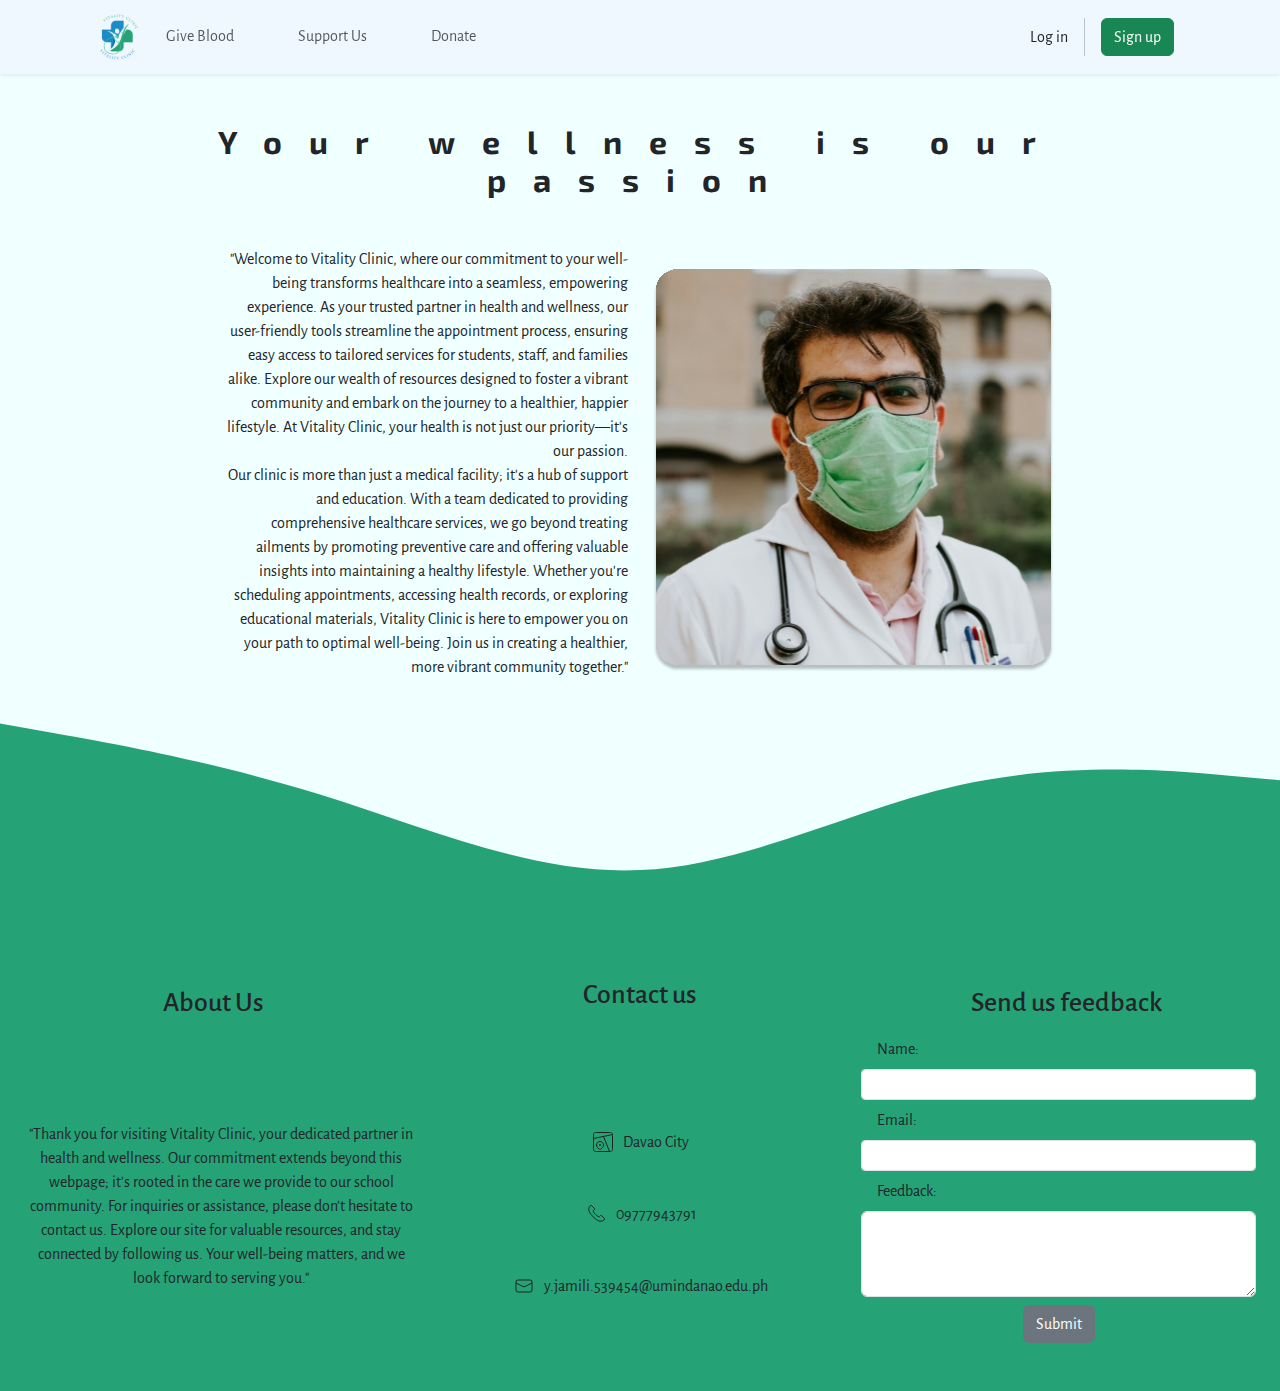
<file: index.html>
<!DOCTYPE html>
<html lang="en">
<head>
    <meta charset="UTF-8">
    <meta name="viewport" content="width=device-width, initial-scale=1.0">
    <title>Clinic</title>
    <!-- bootstrap css -->
    <link rel="stylesheet" href="./design/bootstrap/css/bootstrap.min.css">
    <!-- custom css -->
    <link rel="stylesheet" href="./design/custom/indexPage.css">
</head>
<body>
    
    <!-- navbar -->
    <div class="navbar-bg container-fluid shadow-sm sticky-top">
        <div class="container">
            <nav class="navbar navbar-expand-lg">
                <div class="container-fluid">
                    <button class="navbar-toggler" type="button" data-bs-toggle="collapse" data-bs-target="#navbarSupportedContent" aria-controls="navbarSupportedContent" aria-expanded="false" aria-label="Toggle navigation">
                        <span class="navbar-toggler-icon"></span>
                    </button>
                    <a href="" class="navbar-brand mx-auto">
                        <img src="./images/clinicLogo.svg" alt="Logo" height="48">
                    </a>
                    <div class="collapse navbar-collapse" id="navbarSupportedContent">
                        <ul class="navbar-nav nav-underline">
                            <li class="nav-item mx-3">
                                <a href="" class="nav-link">Give Blood</a>
                            </li>
                            <li class="nav-item mx-3">
                                <a href="" class="nav-link">Support Us</a>
                            </li>
                            <li class="nav-item mx-3">
                                <a href="" class="nav-link">Donate</a>
                            </li>
                        </ul>
                    </div>
                    <div class="container w-auto d-flex align-items-center">
                        <a href="./loginPage.html" class="nav-link">Log in</a>
                        <div class="vr mx-3"></div>
                        <a href="signupPage.html">
                            <button class="btn btn-success">Sign up</button>
                        </a>
                    </div>
                </div>
            </nav>
        </div>
    </div>

    <!-- content -->
    <div class="container-fluid">
        <div class="container text-center my-5">
            <h1 class="title fw-bold">Your wellness is our passion</h1>
        </div>
        <div class="row d-flex justify-content-center align-items-center">
            <div class="col-12 col-lg-4 justify-content-center mb-5 mb-lg-0">
                <span>
                    <p class="text-lg-end text-center mb-0">
                        "Welcome to Vitality Clinic, where our commitment to your 
                        well-being transforms healthcare into a seamless, empowering 
                        experience. As your trusted partner in health and wellness, our 
                        user-friendly tools streamline the appointment process, ensuring easy 
                        access to tailored services for students, staff, and families alike. 
                        Explore our wealth of resources designed to foster a vibrant community 
                        and embark on the journey to a healthier, happier lifestyle. At Vitality 
                        Clinic, your health is not just our priority—it's our passion.
                    </p>
                    <p class="d-none d-xl-block text-lg-end text-center mt-0">
                        Our clinic is more than just a medical facility; it's a hub of 
                        support and education. With a team dedicated to providing comprehensive 
                        healthcare services, we go beyond treating ailments by promoting preventive 
                        care and offering valuable insights into maintaining a healthy lifestyle. 
                        Whether you're scheduling appointments, accessing health records, or 
                        exploring educational materials, Vitality Clinic is here to empower 
                        you on your path to optimal well-being. Join us in creating a healthier, 
                        more vibrant community together."
                    </p>
                </span>
            </div>
            <div class="col-12 col-lg-4 d-flex justify-content-center">
                <img src="./images/landingImg.svg" alt="image" class="img-fluid">
            </div>
        </div>
    </div>
    
    <div class="container-fluid mx-0 px-0">
        <img src="./images/wave.svg" alt="" class="img-fluid bottom-img">
        <div class="container-fluid img-extention">
            <div class="row align-items-center d-flex justify-content-center text-center">
                <div class="col-4">
                    <h3>About Us</h3>
                </div>
                <div class="col-4">
                    <h3 class="mb-4">Contact us</h3>
                </div>
                <div class="col-4">
                    <p class="h3">Send us feedback</p>
                </div>
                <div class="row align-items-center d-flex justify-content-center text-center">
                    <div class="col-4">
                        <p>
                            "Thank you for visiting Vitality Clinic, your dedicated partner in health and wellness. 
                            Our commitment extends beyond this webpage; it's rooted in the care we provide to our 
                            school community. For inquiries or assistance, please don't hesitate to contact us. 
                            Explore our site for valuable resources, and stay connected by following us. 
                            Your well-being matters, and we look forward to serving you."
                        </p>
                    </div>
                    <div class="col-4">
                        <span class="d-flex justify-content-center align-items-center my-5">
                            <img src="./images/icons/map.svg" alt="icon">
                            <p class="mb-0 ms-2">Davao City</p>
                        </span>
                        <span class="d-flex justify-content-center align-items-center my-5">
                            <img src="./images/icons/phone.svg" alt="icon">
                            <p class="mb-0 ms-2">09777943791</p>
                        </span>
                        <span class="d-flex justify-content-center align-items-center my-5">
                            <img src="./images/icons/message.svg" alt="icon">
                            <p class="mb-0 ms-2">y.jamili.539454@umindanao.edu.ph</p>
                        </span>
                    </div>
                    <div class="col-4">
                        <form action="">
                            <div class="form-group text-start mb-2">
                                <label class="form-label ms-3">Name:</label>
                                <input type="name" class="form-control form-control-sm">
                            </div>
                            <div class="form-group text-start mb-2">
                                <label class="form-label ms-3">Email:</label>
                                <input type="email" class="form-control form-control-sm">
                            </div>
                            <div class="form-group text-start mb-2">
                                <label class="form-label ms-3">Feedback:</label>
                                <textarea class="form-control" rows="3"></textarea>
                            </div>
                            <button type="submit" class="btn btn-secondary mb-5">Submit</button>
                        </form>
                    </div>
                </div>
            </div>
        </div>
    </div>
    
    <script src="./design/bootstrap/js/bootstrap.min.js"></script>
</body>
</html>
</file>
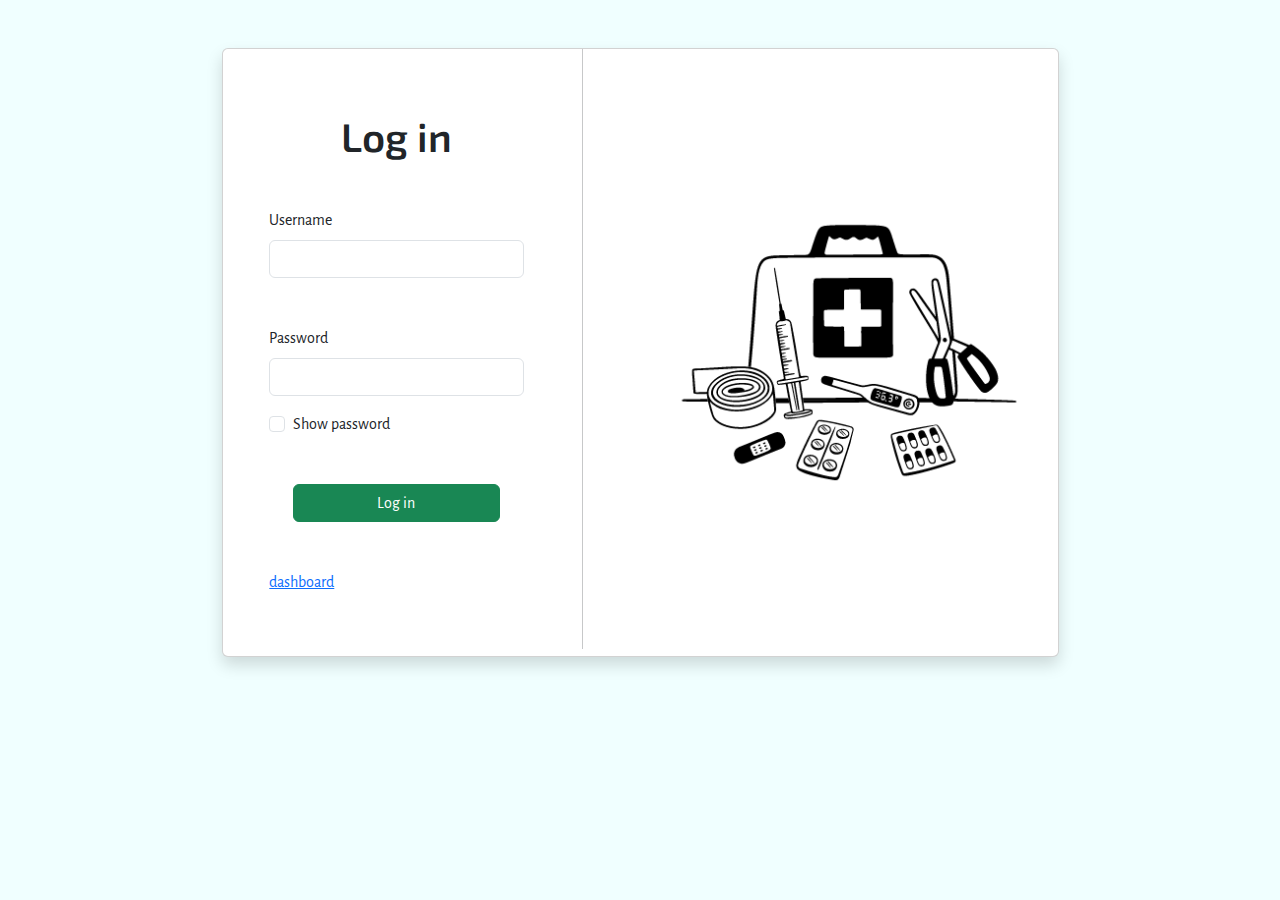
<file: loginPage.html>
<!DOCTYPE html>
<html lang="en">
<head>
    <meta charset="UTF-8">
    <meta name="viewport" content="width=device-width, initial-scale=1.0">
    <title>Clinic login account</title>
    <!-- bootstrap css -->
    <link rel="stylesheet" href="./design/bootstrap/css/bootstrap.min.css">
    <!-- custom css -->
    <link rel="stylesheet" href="./css_js/loginPage.css">
</head>
<body>
    <div class="container mt-4 mt-lg-5">
        <div class="card shadow w-75 mx-auto">
            <div class="container">
                <div class="row d-flex justify-content-center align-items-center">
                    <div class="col-lg-4 mx-auto">
                        <form>
                            <div class="container-fluid text-center my-5 mt-md-0">
                                <h1 class="title">Log in</h1>
                            </div>
                            <div class="mb-5">
                            <label class="form-label">Username</label>
                            <input type="username" class="form-control" required>
                            </div>
                            <div class="mb-3">
                            <label class="form-label">Password</label>
                            <input type="password" class="form-control" required>
                            </div>
                            <div class="mb-5 form-check">
                            <input type="checkbox" class="form-check-input">
                            <label class="form-check-label">Show password</label>
                            </div>
                            <div class="px-4 mb-5 d-grid">
                                <button class="btn btn-success">Log in</button>
                            </div>
                        </form>
                        <a href="./dashboard/home.html">dashboard</a>
                    </div>
                    <div class="col-1 d-flex justify-content-center d-none d-lg-block">
                        <div class="vr" style="height: 600px;"></div>
                    </div>
                    <div class="col-lg-6 d-flex justify-content-center text-center d-none d-md-block">
                        <img class="rounded img-fluid" src="./images/illustration/login_illustration.svg" alt="illustration">
                    </div>
                </div>
            </div>
        </div>
    </div>

    <script src="./design/bootstrap/js/bootstrap.min.js"></script>
</body>
</html>
</file>
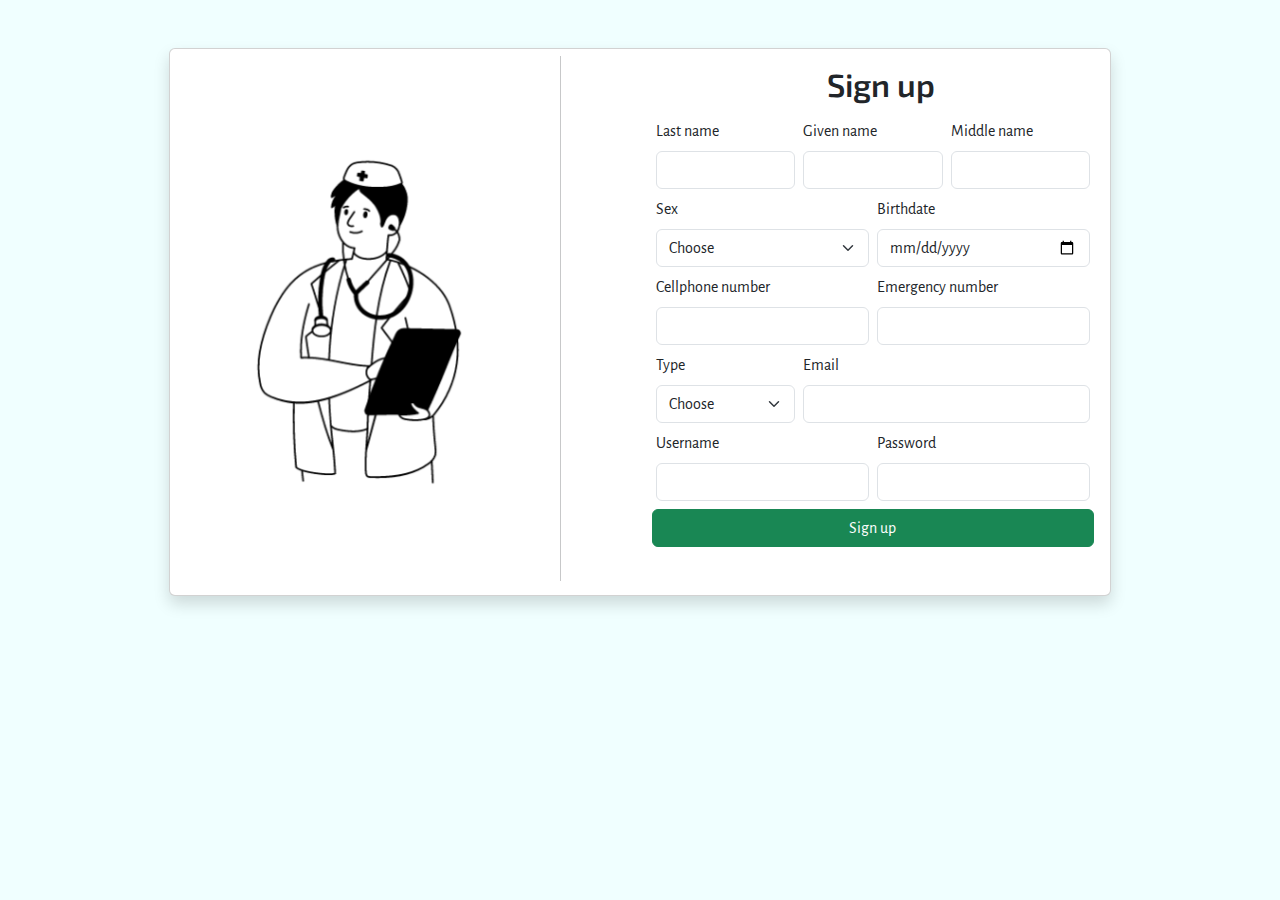
<file: signupPage.html>
<!DOCTYPE html>
<html lang="en">
<head>
    <meta charset="UTF-8">
    <meta name="viewport" content="width=device-width, initial-scale=1.0">
    <title>Sign up</title>
    <!-- bootstrap css -->
    <link rel="stylesheet" href="./design/bootstrap/css/bootstrap.min.css">
    <!-- custom css -->
    <link rel="stylesheet" href="./design/custom/signupPage.css">
</head>
<body>
    
    <div class="container-fluid">
        <div class="card mt-5 w-75 mx-auto shadow">
            <div class="row d-flex justify-content-center align-items-center">
                <div class="col-lg-5 text-center d-none d-lg-block">
                    <img src="./images/illustration/signup_illustration.svg" alt="illustration" class="img-fluid">
                </div>
                <div class="col-lg-1 px-0 d-flex justify-content-center d-none d-lg-block">
                    <div class="vr" style="height: 525px;"></div>
                </div>
                <div class="col-lg-6">
                    <h2 class="title text-center my-5 my-lg-3">Sign up</h2>
                    <form action="" class="me-3">
                        <div class="row g-4 g-lg-2 mx-auto">
                            <div class="col-md-4 ms-2 ms-lg-0">
                                <label class="form-label">Last name</label>
                                <input type="text" class="form-control"required>
                            </div>
                            <div class="col-md-4 ms-2 ms-lg-0">
                                <label class="form-label">Given name</label>
                                <input type="text" class="form-control" required>
                            </div>
                            <div class="col-md-4 ms-2 ms-lg-0">
                                <label class="form-label">Middle name</label>
                                <input type="text" class="form-control" required>
                            </div>
                            <div class="col-md-6 ms-2 ms-lg-0">
                                <label class="form-label">Sex</label>
                                <select class="form-select" required>
                                    <option value="">Choose</option>
                                    <option value="Male">Male</option>
                                    <option value="Female">Female</option>
                                </select>
                            </div>
                            <div class="col-md-6 ms-2 ms-lg-0">
                                <label class="form-label">Birthdate</label>
                                <input type="date" class="form-control" required>
                            </div>
                            <div class="col-md-6 ms-2 ms-lg-0">
                                <label class="form-label">Cellphone number</label>
                                <input type="tel" class="form-control" required>
                            </div>
                            <div class="col-md-6 ms-2 ms-lg-0">
                                <label class="form-label">Emergency number</label>
                                <input type="tel" class="form-control" required>
                            </div>
                            <div class="col-md-4 ms-2 ms-lg-0">
                                <label class="form-label">Type</label>
                                <select class="form-select" required>
                                    <option value="">Choose</option>
                                    <option value="student">Student</option>
                                    <option value="employee">Employee</option>
                                </select>
                            </div>
                            <div class="col-md-8 ms-2 ms-lg-0">
                                <label class="form-label">Email</label>
                                <input type="email" class="form-control" required>
                            </div>
                            <div class="col-md-6 ms-2 ms-lg-0">
                                <label class="form-label">Username</label>
                                <input type="username" class="form-control" required>
                            </div>
                            <div class="col-md-6 ms-2 ms-lg-0">
                                <label class="form-label">Password</label>
                                <input type="password" class="form-control" required>
                            </div>
                            <button class="btn btn-success px-4 mb-5 ms-2 ms-lg-0">Sign up</button>
                        </div>
                    </form>
                </div>
            </div>
        </div>
    </div>

    <script src="./design/bootstrap/js/bootstrap.min.js"></script>
</body>
</html>
</file>
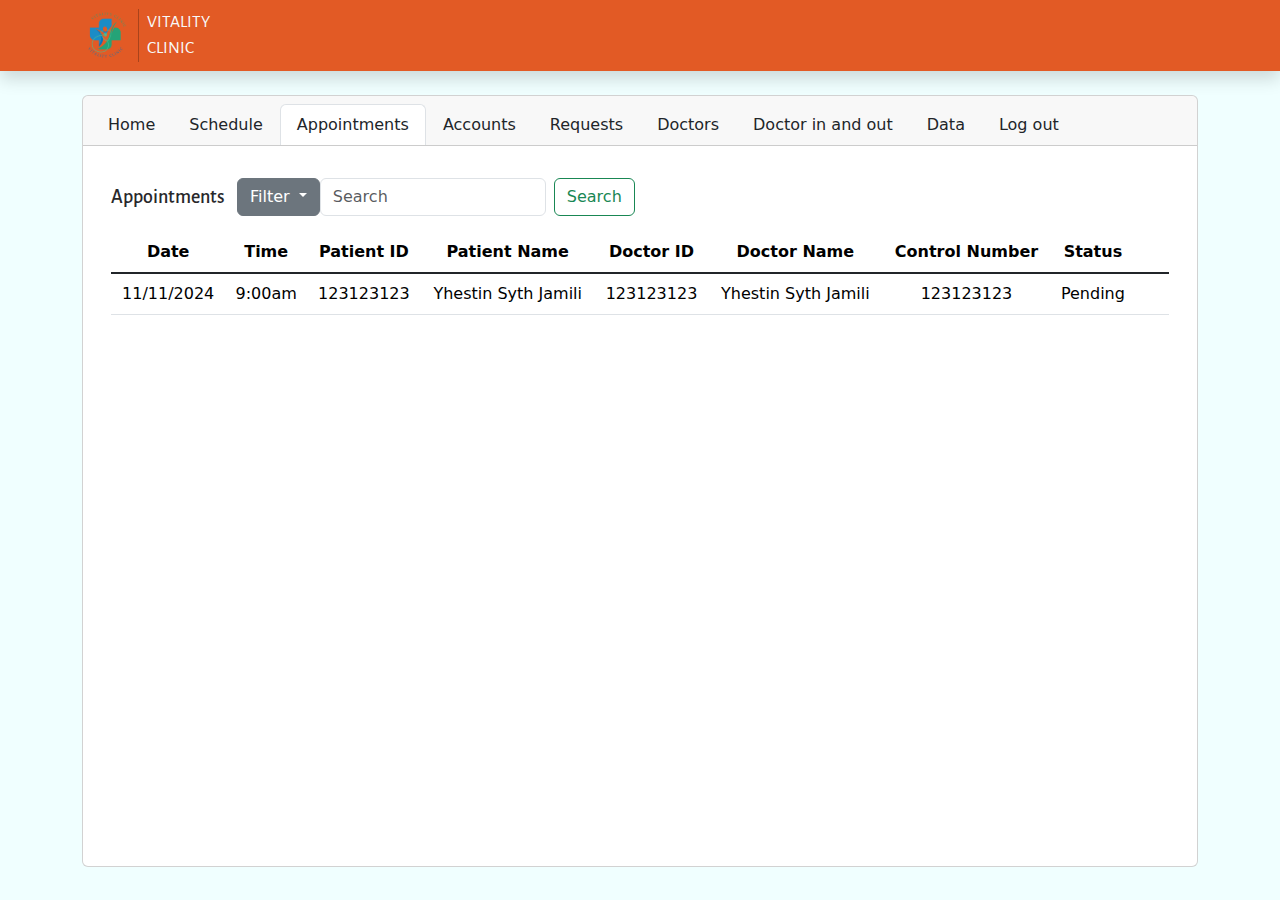
<file: admin/home.html>
<!DOCTYPE html>
<html lang="en">
<head>
    <meta charset="UTF-8">
    <meta name="viewport" content="width=device-width, initial-scale=1.0">
    <title>Admin</title>
    <!-- bootstrap css -->
    <link rel="stylesheet" href="../design/bootstrap/css/bootstrap.min.css">
    <!-- typograph -->
    <link rel="stylesheet" href="../design/custom/typography.css">
    <!-- custom css -->
    <link rel="stylesheet" href="../design/custom/admin.css">
</head>
<body>
    
    <!-- navbar -->
    <nav class="bg-navbar navbar navbar-expand-lg shadow sticky-top py-1">
        <div class="container">
            <a href="../index.html" class="navbar-brand">
                <span class="d-flex align-items-center">
                    <span>
                        <img src="../images/clinicLogo.svg" alt="Logo" class="img-fluid" width="48">
                    </span>
                    <span class="vr d-flex justify-content-center mx-2"></span>
                    <span class="company-name no-wrap text-uppercase">
                        <small class="d-block text-light">
                            Vitality
                        </small>
                        <small class="d-block text-light">
                            Clinic
                        </small>
                    </span>
                </span>
            </a>
        </div>
    </nav>

    <!-- main content -->
    <div class="container my-4">
        <div class="card text-start">
            <div class="card-header">
                <ul class="nav nav-tabs card-header-tabs text-nowrap flex-nowrap" style="overflow-x: auto; overflow-y: hidden;">
                    <li class="nav-items"><a href="" class="nav-link text-dark">Home</a></li>
                    <li class="nav-items"><a href="" class="nav-link text-dark">Schedule</a></li>
                    <li class="nav-items"><a href="" class="nav-link text-dark active">Appointments</a></li>
                    <li class="nav-items"><a href="" class="nav-link text-dark">Accounts</a></li>
                    <li class="nav-items"><a href="" class="nav-link text-dark">Requests</a></li> <!-- medicine should include to appointment data-->
                    <li class="nav-items"><a href="" class="nav-link text-dark">Doctors</a></li>
                    <li class="nav-items"><a href="" class="nav-link text-dark">Doctor in and out</a></li>
                    <li class="nav-items"><a href="" class="nav-link text-dark">Data</a></li>
                    <li class="nav-items"><a href="" class="nav-link text-dark">Log out</a></li>
                </ul>
            </div>
            <!-- <div class="card-body">
                <div class="card d-flex flex-row align-items-center my-4">
                    <span class="me-2">
                        <img src="../images/icons/admin_icon.svg" alt="Icon" class="img-fluid d-none d-md-block" width="78">
                    </span>
                    <div class="container">
                        <h5 class="fw-bold mb-0">
                            Welcome, Yhestin Syth Jamili
                        </h5>
                        <p class="mb-1">
                            Start your day with a glance at today's 
                            appointments and recent updates. 
                            Your patients are in good hands. Wishing you 
                            a productive day of care and well-being.
                        </p>
                    </div>
                </div>
                <div class="row justify-content-center gy-3 gx-5 mb-4">
                    <div class="col-10 col-md-5">
                        <div class="card bg-secondary py-3 text-center">
                            <h5 class="m-0 ms-2 text-light"><b>Today's appointments: </b>34</h5>
                        </div>
                    </div>
                    <div class="col-10 col-md-5">
                        <div class="card bg-secondary py-3 text-center">
                            <h5 class="m-0 ms-2 text-light"><b>Total appointments: </b>78</h5>
                        </div>
                    </div>
                </div>
                <h4 class="my-3">Active appointment status:</h4>
                <div class="row justify-content-center g-3 mb-3">
                    <div class="col-10 col-md-3">
                        <div class="card py-3 bg-success">
                            <h5 class="text-light mb-0 ms-3">Approved</h5>
                        </div>
                    </div>
                    <div class="col-10 col-md-3">
                        <div class="card py-3 bg-primary">
                            <h5 class="text-light mb-0 ms-3">Pending</h5>
                        </div>
                    </div>
                    <div class="col-10 col-md-3">
                        <div class="card py-3 bg-warning">
                            <h5 class="text-light mb-0 ms-3">Hold</h5>
                        </div>
                    </div>
                    <div class="col-10 col-md-3">
                        <div class="card py-3 bg-danger">
                            <h5 class="text-light mb-0 ms-3">Reject</h5>
                        </div>
                    </div>
                </div>
                <h4 class="my-3">Logs:</h4>
                <div class="card bg-info py-3 d-none d-md-block">
                    <span class="d-flex align-items-center">
                        <img src="../images/icons/info.svg" alt="icon" class="img-fluid mx-2">
                        <h5 class="mb-0 text-light">Note: active appointments will fall to logs after 3 days of the desire date</h5>
                    </span>
                </div>
                <div class="container-fluid">
                    <div class="table-responsive">
                        <table class="table table-hover">
                            <thead>
                                <tr>
                                    <th class="border-0 text-body-tertiary fw-normal">Name</th>
                                    <th class="border-0 text-body-tertiary fw-normal">Date</th>
                                    <th class="border-0 text-body-tertiary fw-normal">Time</th>
                                    <th class="border-0 text-body-tertiary fw-normal">Doctor</th>
                                    <th class="border-0 text-body-tertiary fw-normal">Status</th>
                                    <th class="border-0 text-body-tertiary fw-normal">Control number</th>
                                </tr>
                            </thead>
                            <tbody class="table-group-divider">
                                <tr>
                                    <td>Yhestin</td>
                                    <td>3/25/2024</td>
                                    <td>9am</td>
                                    <td>Bello</td>
                                    <td class="bg-success">Approve</td>
                                    <td>123543</td>
                                </tr>
                                <tr>
                                    <td>Yhestin</td>
                                    <td>3/25/2024</td>
                                    <td>9am</td>
                                    <td>Bello</td>
                                    <td class="bg-success">Approve</td>
                                    <td>123543</td>
                                </tr>
                            </tbody>
                        </table>
                    </div>
                </div>
            </div> -->




            
            <!-- <div class="card-body">
                <h4 class="my-4 fw-bold text-dark-emphasis">Available Doctors:</h4>
                <div class="row justify-content-start align-item-center g-4">
                    <div class="col-4">
                        <div class="card">
                            <a href="" role="button" data-bs-toggle="modal" data-bs-target="#appointment-1" class="card-block stretched-link text-decoration-none text-dark">
                                <div class="card-header text-center fw-bold"><h4 class="m-0">In contract</h4></div>
                                <div class="card-body">
                                    <p class="card-text m-0"><b>ID: </b>000123</p>
                                    <p class="card-text m-0"><b>Name: </b>Bello</p>
                                    <p class="card-text m-0"><b>Schedule: </b>MTW</p>
                                    <small class="m-0">9·4</small>
                                </div>
                                <div class="card-footer text-center text-body-secondary">Active</div>
                            </a>
                            <div class="modal fade" id="appointment-1" tabindex="-1" aria-labelledby="exampleModalLabel" aria-hidden="true">
                                <div class="modal-dialog modal-lg">
                                    <div class="modal-content">
                                        <div class="modal-header">
                                            <h4 class="modal-title ms-2">Full details:</h4>
                                        </div>
                                        <div class="modal-body">
                                            <div class="container-fluid">
                                                <div class="row justify-content-start g-3">
                                                    <div class="col-12">
                                                        <p class="m-0"><b>Name: </b>Shaun Murphy</p>
                                                    </div>
                                                    <div class="col-12">
                                                        <p class="m-0"><b>ID number: </b>234543</p>
                                                    </div>
                                                    <div class="col-12">
                                                        <p class="m-0"><b>Address: </b>Davao City</p>
                                                    </div>
                                                    <div class="col-12">
                                                        <p class="m-0"><b>Phone number: </b>09123456789</p>
                                                    </div>
                                                    <div class="col-12">
                                                        <p class="m-0"><b>Birthdate: </b>12/2/1985</p>
                                                    </div>
                                                    <div class="col-12">
                                                        <p class="m-0"><b>Contract expire on: </b>7/14/2024</p>
                                                    </div>
                                                    <div class="col-12">
                                                        <p class="m-0"><b>Schedule: </b>Monday, Wednesday, Friday</p>
                                                    </div>
                                                    <div class="col-12">
                                                        <p class="m-0"><b>Time in: </b>8am</p>
                                                    </div>
                                                    <div class="col-12">
                                                        <p class="m-0"><b>Time out: </b>4pm</p>
                                                    </div>
                                                    <div class="col-12">
                                                        <p class="m-0"><b>Expertise: </b>Dental</p>
                                                    </div>
                                                    <div class="col-12">
                                                        <p class="m-0"><b>From: </b>Davao Doctor's Hospital</p>
                                                    </div>
                                                </div>
                                            </div>
                                        </div>
                                        <div class="modal-footer">
                                            <button class="btn btn-outline-secondary" data-bs-dismiss="modal">Cancel</button>
                                            <button class="btn btn-warning justify-content-center">
                                                <img src="../images/icons/edit.svg" alt="icon" class="img-fluid">
                                                <small class="text-dark m-0 p-0">Edit</small>
                                            </button>
                                            <button class="btn btn-danger justify-content-center">
                                                <img src="../images/icons/delete.svg" alt="icon" class="img-fluid">
                                                <small class="text-dark m-0 p-0">Delete</small>
                                            </button>
                                        </div>
                                    </div>
                                </div>
                            </div>
                        </div>
                    </div>
                    <div class="col-4">
                        <div class="card">
                            <a href="" role="button" data-bs-toggle="modal" data-bs-target="#appointment-1" class="card-block stretched-link text-decoration-none text-dark">
                                <div class="card-header text-center fw-bold"><h4 class="m-0">Details at a Glance</h4></div>
                                <div class="card-body">
                                    <p class="card-text m-0"><b>Name:</b> Jamili, Yhestin Syth</p>
                                    <p class="card-text m-0"><b>Appointment type:</b> Dental</p>
                                    <p class="card-text m-0"><b>Doctor:</b> Danny</p>
                                    <small class="m-0">9 · 10am</small>
                                </div>
                                <div class="card-footer text-center text-body-secondary">2 days remaining</div>
                            </a>
                        </div>
                    </div>
                    <div class="col-4">
                        <div class="card">
                            <a href="" role="button" data-bs-toggle="modal" data-bs-target="#appointment-1" class="card-block stretched-link text-decoration-none text-dark">
                                <div class="card-header text-center fw-bold"><h4 class="m-0">Details at a Glance</h4></div>
                                <div class="card-body">
                                    <p class="card-text m-0"><b>Name:</b> Jamili, Yhestin Syth</p>
                                    <p class="card-text m-0"><b>Appointment type:</b> Dental</p>
                                    <p class="card-text m-0"><b>Doctor:</b> Danny</p>
                                    <small class="m-0">9 · 10am</small>
                                </div>
                                <div class="card-footer text-center text-body-secondary">2 days remaining</div>
                            </a>
                        </div>
                    </div>
                    <div class="col-4">
                        <div class="card">
                            <a href="" role="button" data-bs-toggle="modal" data-bs-target="#appointment-1" class="card-block stretched-link text-decoration-none text-dark">
                                <div class="card-header text-center fw-bold"><h4 class="m-0">Details at a Glance</h4></div>
                                <div class="card-body">
                                    <p class="card-text m-0"><b>Name:</b> Jamili, Yhestin Syth</p>
                                    <p class="card-text m-0"><b>Appointment type:</b> Dental</p>
                                    <p class="card-text m-0"><b>Doctor:</b> Danny</p>
                                    <small class="m-0">9 · 10am</small>
                                </div>
                                <div class="card-footer text-center text-body-secondary">2 days remaining</div>
                            </a>
                        </div>
                    </div>
                    <div class="col-4">
                        <div class="card">
                            <a href="" role="button" data-bs-toggle="modal" data-bs-target="#appointment-1" class="card-block stretched-link text-decoration-none text-dark">
                                <div class="card-header text-center fw-bold"><h4 class="m-0">New doctor</h4></div>
                                <div class="card-body text-center">
                                    <img src="../images/icons/add.svg" alt="icon" class="img-fluid " width="96">
                                </div>
                                <div class="card-footer text-center text-body-secondary">Today</div>
                            </a>
                        </div>
                    </div>
                </div>
            </div> -->





            <!-- <div class="card-body">
                <form action="" class="me-3">
                    <div class="row justify-content-center align-item-center g-3">
                        <div class="col-10">
                            <label class="form-label">Name</label>
                            <input type="text" class="form-control" required>
                        </div>
                        <div class="col-10">
                            <label class="form-label">ID</label>
                            <input type="text" class="form-control" required>
                        </div>
                        <div class="col-10">
                            <label class="form-label">Time in</label>
                            <input type="time" class="form-control" required>
                        </div>
                        <div class="col-10">
                            <label class="form-label">Date</label>
                            <input type="date" class="form-control" required>
                        </div>
                        <div class="col-10">
                            <label class="form-label">Time out</label>
                            <input type="time" class="form-control" required>
                        </div>
                        <div class="col-10 d-grid">
                            <button class="btn btn-success px-4 mb-5 ms-2 ms-lg-0">Sign up</button>
                        </div>
                    </div>
                </form>
            </div> -->

            <!-- <div class="card-body" style="height: 80vh;">
                <div class="container-fluid d-flex justify-content-end mt-2">
                    <form class="d-flex" role="search">
                        <input class="form-control me-2" type="search">
                        <button class="btn btn-outline-primary" type="submit">Search</button>
                    </form>
                </div>
                <div class="alert alert-warning text-center my-2 py-1 w-50 mx-auto" role="alert">
                    Search for ID only
                </div>
                <div class="container-fluid my-4">
                    <div class="table-responsive">
                        <table class="table table-hover">
                            <thead class="text-center">
                                <tr>
                                    <th>ID</th>
                                    <th>Name</th>
                                    <th>Gender</th>
                                    <th>Birthdate</th>
                                    <th>Contact</th>
                                    <th>Role</th>
                                    <th>Email</th>
                                    <th>Action</th>
                                    <th>Remarks</th>
                                </tr>
                            </thead>
                            <tbody class="text-center table-group-divider">
                                <tr>
                                    <td>123123123</td>
                                    <td>Yhestin Jamili</td>
                                    <td>Male</td>
                                    <td>11/27/2004</td>
                                    <td>09777943791</td>
                                    <td>Student</td>
                                    <td>yhestin10@gmail.com</td>
                                    <td>
                                        <a type="btn" class="btn btn-success p-1" href="">Approve</a>
                                        <a type="btn" class="btn btn-danger p-1" href="">Deny</a>
                                    </td>
                                    <td>None</td>
                                </tr>
                            </tbody>
                        </table>
                    </div>
                </div>
                <div class="container-fluid d-flex justify-content-end">
                    <nav class="navbar">
                        <ul class="pagination">
                            <li class="page-item active" aria-current="page">
                                <span class="page-link">1</span>
                            </li>
                            <li class="page-item"><a class="page-link" href="#">2</a></li>
                            <li class="page-item"><a class="page-link" href="#">3</a></li>
                        </ul>
                    </nav>
                </div>
            </div> -->

            <div class="card-body" style="height: 80vh;">
                <div class="container d-flex justify-content-between my-3 align-items-center">
                    <h5 class="m-0 p-0">Appointments</h5>
                    <div class="container d-flex">
                        <div class="dropdown">
                            <button class="btn btn-secondary dropdown-toggle" type="button" data-bs-toggle="dropdown" aria-expanded="false">
                                Filter
                            </button>
                            <ul class="dropdown-menu">
                                <li><a class="dropdown-item" href="#">Action</a></li>
                                <li><a class="dropdown-item" href="#">Another action</a></li>
                                <li><a class="dropdown-item" href="#">Something else here</a></li>
                            </ul>
                        </div>
                        <form class="d-flex" role="search">
                            <input class="form-control me-2" type="search" placeholder="Search">
                            <button class="btn btn-outline-success" type="submit">Search</button>
                        </form>
                    </div>
                </div>
                <div class="container-fluid">
                    <div class="table-responsive">
                        <table class="table table-hover">
                            <thead class="text-center">
                                <tr>
                                    <th class="border-0">Date</th>
                                    <th class="border-0">Time</th>
                                    <th class="border-0">Patient ID</th>
                                    <th class="border-0">Patient Name</th>
                                    <th class="border-0">Doctor ID</th>
                                    <th class="border-0">Doctor Name</th>
                                    <th class="border-0">Control Number</th>
                                    <th class="border-0">Status</th>
                                    <th class="border-0"></th>
                                    <th class="border-0"></th>
                                </tr>
                            </thead>
                            <tbody class="text-center table-group-divider">
                                <tr>
                                    <td>11/11/2024</td>
                                    <td>9:00am</td>
                                    <td>123123123</td>
                                    <td>Yhestin Syth Jamili</td>
                                    <td>123123123</td>
                                    <td>Yhestin Syth Jamili</td>
                                    <td>123123123</td>
                                    <td>Pending</td>
                                    <td></td>
                                    <td></td>
                                </tr>
                            </tbody>
                        </table>
                    </div>
                </div>
            </div>

        </div>
    </div>

    <!-- bootstrap -->
    <script src="../design/bootstrap/js/bootstrap.min.js"></script>
</body>
</html>
</file>
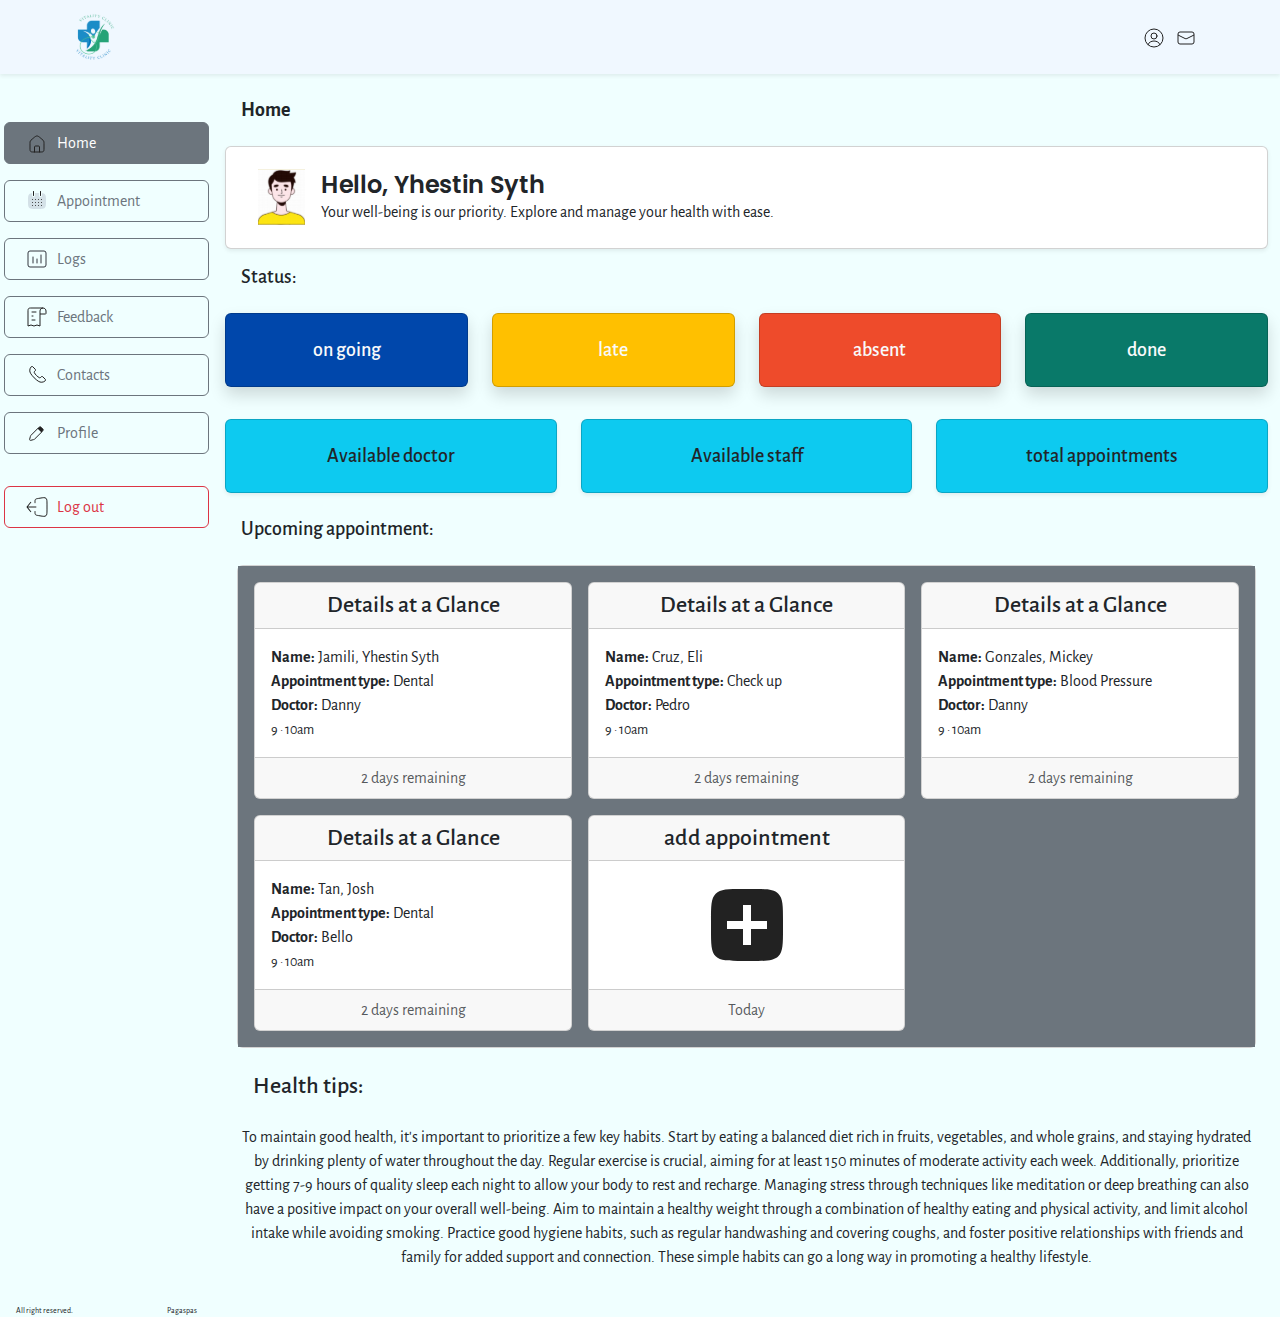
<file: dashboard/home.html>
<!DOCTYPE html>
<html lang="en">

<head>
    <meta charset="UTF-8">
    <meta name="viewport" content="width=device-width, initial-scale=1.0">
    <title>Dashboard</title>
    <!-- bootstrap css -->
    <link rel="stylesheet" href="../design/bootstrap/css/bootstrap.min.css">
    <!-- custom css -->
    <link rel="stylesheet" href="../design/custom/dashboard.css">
</head>

<body>

    <!-- navbar -->
    <div class="nav-bg container-fluid shadow-sm sticky-top px-0">
        <div class="container px-0">
            <nav class="navbar navbar-expand-lg navbar-light">
                <button class="navbar-toggler me-auto ms-2" type="button" data-bs-toggle="offcanvas"
                    data-bs-target="#offcanvasNavbar" aria-controls="offcanvasNavbar" aria-label="Toggle navigation">
                    <span class="navbar-toggler-icon"></span>
                </button>
                <a href="../index.html" class="navbar-brand mx-auto mx-lg-0">
                    <img src="../images/clinicLogo.svg" alt="Logo" height="48">
                </a>
                <ul class="navbar-nav ms-auto me-2 list-group-horizontal">
                    <li class="nav-item mx-1">
                        <img src="../images/icons/user.svg" alt="user" class="img-fluid">
                    </li>
                    <li class="nav-item mx-1">
                        <img src="../images/icons/message.svg" alt="notif" class="img-fluid">
                    </li>
                </ul>
            </nav>
        </div>
    </div>



    <!-- sidenav offcanvas -->
    <div class="container-fluid m-0 p-0">
        <div class="row px-0 mx-0">
            <div class="col-lg-2 px-0 d-flex flex-column">
                <div class="navbar navbar-expand-lg py-0">
                    <div class="sidenav offcanvas offcanvas-start rounded align-self-start" style="height: 100vh;" data-bs-scroll="true" tabindex="-1" id="offcanvasNavbar">
                        <div class="offcanvas-header">
                            <img src="../images/clinicLogo.svg" alt="Logo" height="48">
                        </div>
                        <hr class="d-lg-none">
                        <div class="offcanvas-body justify-content-center mt-lg-5">
                            <div class="btn-group w-100" id="btn-grp" role="group" aria-label="Basic radio toggle button group">
                                <ul class="navbar-nav flex-column w-100 mx-0 px-0 px-lg-1 mb-3">
                                    <li class="nav-item mb-3">
                                        <input type="radio" class="btn-check mb-3" name="btnradio" id="btnradio1" autocomplete="off" checked>
                                        <label class="btn btn-outline-secondary w-100 py-2 d-flex justify-content-start" for="btnradio1">
                                            <img src="../images/icons/home.svg" alt="icon" class="img-fluid mx-2">
                                            <p class="mb-0">Home</p>
                                        </label>
                                    </li>
                                    <li class="nav-item mb-3">
                                        <input type="radio" class="btn-check mb-3" name="btnradio" id="btnradio2" autocomplete="off">
                                        <label class="btn btn-outline-secondary w-100 py-2 d-flex justify-content-start" for="btnradio2">
                                            <img src="../images/icons/calendar.svg" alt="icon" class="img-fluid mx-2">
                                            <p class="mb-0">Appointment</p>
                                        </label>
                                    </li>
                                    <li class="nav-item mb-3">
                                        <input type="radio" class="btn-check mb-3" name="btnradio" id="btnradio3" autocomplete="off">
                                        <label class="btn btn-outline-secondary w-100 py-2 d-flex justify-content-start" for="btnradio3">
                                            <img src="../images/icons/chart.svg" alt="icon" class="img-fluid mx-2">
                                            <p class="mb-0">Logs</p>
                                        </label>
                                    </li>
                                    <li class="nav-item mb-3">
                                        <input type="radio" class="btn-check mb-3" name="btnradio" id="btnradio4" autocomplete="off">
                                        <label class="btn btn-outline-secondary w-100 py-2 d-flex justify-content-start" for="btnradio4">
                                            <img src="../images/icons/feedback.svg" alt="icon" class="img-fluid mx-2">
                                            <p class="mb-0">Feedback</p>
                                        </label>
                                    </li>
                                    <li class="nav-item mb-3">
                                        <input type="radio" class="btn-check mb-3" name="btnradio" id="btnradio5" autocomplete="off">
                                        <label class="btn btn-outline-secondary w-100 py-2 d-flex justify-content-start" for="btnradio5">
                                            <img src="../images/icons/phone.svg" alt="icon" class="img-fluid mx-2">
                                            <p class="mb-0">Contacts</p>
                                        </label>
                                    </li>
                                    <li class="nav-item mb-3">
                                        <input type="radio" class="btn-check mb-3" name="btnradio" id="btnradio6" autocomplete="off">
                                        <label class="btn btn-outline-secondary w-100 py-2 d-flex justify-content-start" for="btnradio6">
                                            <img src="../images/icons/edit.svg" alt="icon" class="img-fluid mx-2">
                                            <p class="mb-0">Profile</p>
                                        </label>
                                    </li>
                                </ul>
                            </div>
                        </div>
                        <div class="container-fluid w-100 mx-0 px-3 px-lg-1 mb-3">
                            <button class="btn btn-outline-danger w-100 py-2 d-flex justify-content-start" data-bs-toggle="modal" data-bs-target="#logoutModal">
                                <img src="../images/icons/out.svg" alt="icon" class="img-fluid mx-2">
                                <p class="mb-0">Log out</p>
                            </button>

                            <div class="modal fade" id="logoutModal" tabindex="-1" aria-labelledby="exampleModalLabel" aria-hidden="true">
                                <div class="modal-dialog">
                                    <div class="modal-content">
                                        <div class="modal-header">
                                            <h5 class="modal-title fw-bold">Log out</h5>
                                        </div>
                                        <div class="modal-body">
                                            <small>Are you sure you want to log out?:(</small>
                                        </div>
                                        <div class="modal-footer">
                                            <button type="button" class="btn btn-outline-success" data-bs-dismiss="modal">Cancel</button>
                                            <button type="button" class="btn btn-danger">Log out</button>
                                        </div>
                                    </div>
                                </div>
                            </div>
                        </div>
                    </div>
                </div>
                <div class="d-flex mt-auto">
                    <small class="align-self-start ms-3" style="font-size: 50%;">All right reserved.</small>
                    <small class="align-self-end ms-auto me-3" style="font-size: 50%;">Pagaspas</small>
                </div>
            </div>
            <div class="col-12 col-lg-10">

                <!-- dynamic div -->
                
                <section class="d-block" id="home">
                    <p class="fw-bold my-4 ms-3 h5">
                        Home
                    </p>
                    <div class="card d-flex align-items-center flex-row mb-3 shadow-sm">
                        <span class="py-3 ms-3 d-none d-md-block">
                            <img src="../images/boy.svg" alt="icon" class="img-fluid mx-3">
                        </span>
                        <span class="py-3 ms-2 ms-md-0">
                            <h4 class="user-name mt-2 mb-0">
                                Hello, Yhestin Syth
                            </h4>
                            <p class="p-0 mb-2">
                                Your well-being is our priority. Explore and manage your health with ease.
                            </p>
                        </span>
                    </div>
                    <div class="row g-1 g-md-2 g-lg-4 justify-content-center">
                        <div class="col-12">
                            <h5 class="text-start ms-3 mb-0">
                                Status:
                            </h5>
                        </div>
                        <div class="col-11 col-md-6 col-lg-3">
                            <div class="card py-4 text-center bg1 text-light h5 shadow">on going</div>
                        </div>
                        <div class="col-11 col-md-6 col-lg-3">
                            <div class="card py-4 text-center bg2 text-light h5 shadow">late</div>
                        </div>
                        <div class="col-11 col-md-6 col-lg-3">
                            <div class="card py-4 text-center bg3 text-light h5 shadow">absent</div>
                        </div>
                        <div class="col-11 col-md-6 col-lg-3">
                            <div class="card py-4 text-center bg4 text-light h5 shadow">done</div>
                        </div>
                        <div class="col-12 col-md-10 col-lg-4">
                            <div class="card py-4 text-center bg-info h5 shadow-sm">Available doctor</div>
                        </div>
                        <div class="col-12 col-md-10 col-lg-4">
                            <div class="card py-4 text-center bg-info h5 shadow-sm">Available staff</div>
                        </div>
                        <div class="col-12 col-md-10 col-lg-4">
                            <div class="card py-4 text-center bg-info h5 shadow-sm">total appointments</div>
                        </div>
                    </div>
                    <h5 class="text-start ms-3 mb-4 mt-3">
                        Upcoming appointment:
                    </h5>
                    <div class="container-fluid">
                        <div class="card shadow-none">
                            <div class="card-body bg-secondary">
                                <div class="row justify-content-center justify-content-md-start align-items-center g-3">
                                    <div class="col-12 col-md-6 col-lg-4">
                                        <div class="card">
                                            <a href="" role="button" data-bs-toggle="modal" data-bs-target="#appointment-1" class="card-block stretched-link text-decoration-none text-dark">
                                                <div class="card-header text-center fw-bold"><h4 class="m-0">Details at a Glance</h4></div>
                                                <div class="card-body">
                                                    <p class="card-text m-0"><b>Name:</b> Jamili, Yhestin Syth</p>
                                                    <p class="card-text m-0"><b>Appointment type:</b> Dental</p>
                                                    <p class="card-text m-0"><b>Doctor:</b> Danny</p>
                                                    <small class="m-0">9 · 10am</small>
                                                    <!-- approve date -->
                                                </div>
                                                <div class="card-footer text-center text-body-secondary">2 days remaining</div>
                                            </a>
                                            <div class="modal fade" id="appointment-1" tabindex="-1" aria-labelledby="exampleModalLabel" aria-hidden="true">
                                                <div class="modal-dialog modal-lg">
                                                    <div class="modal-content">
                                                        <div class="modal-header">
                                                            <h4 class="modal-title ms-2">Full details:</h4>
                                                        </div>
                                                        <div class="modal-body">
                                                            <div class="container-fluid">
                                                                <div class="row justify-content-start g-3">
                                                                    <div class="col-12">
                                                                        <p class="m-0"><b>Name: </b>Yhestin Jamili</p>
                                                                    </div>
                                                                    <div class="col-12">
                                                                        <p class="m-0"><b>ID number: </b>234543</p>
                                                                    </div>
                                                                    <div class="col-12">
                                                                        <p class="m-0"><b>Reason: </b>Dental</p>
                                                                    </div>
                                                                    <div class="col-12">
                                                                        <p class="m-0"><b>Appointment schedule: </b>3-7-2024</p>
                                                                    </div>
                                                                    <div class="col-12">
                                                                        <p class="m-0"><b>Apointment time: </b>9am</p>
                                                                    </div>
                                                                    <div class="col-12">
                                                                        <p class="m-0"><b>Doctor: </b>Bello</p>
                                                                    </div>
                                                                    <div class="col-12">
                                                                        <p class="m-0"><b>Doctor's ID: </b>234123</p>
                                                                    </div>
                                                                    <div class="col-12">
                                                                        <p class="m-0"><b>Status: </b>For approval</p>
                                                                    </div>
                                                                    <div class="col-12">
                                                                        <p class="m-0"><b>Control number: </b>123323</p>
                                                                    </div>
                                                                    <div class="col-12">
                                                                        <p class="m-0"><b>Appointment file: </b>2-27-2024</p>
                                                                    </div>
                                                                    <div class="col-12">
                                                                        <p class="m-0"><b>Appointment time: </b>3pm</p>
                                                                    </div>
                                                                </div>
                                                            </div>
                                                        </div>
                                                        <div class="modal-footer">
                                                            <button class="btn btn-outline-secondary" data-bs-dismiss="modal">Cancel</button>
                                                            <button class="btn btn-warning justify-content-center">
                                                                <img src="../images/icons/edit.svg" alt="icon" class="img-fluid">
                                                                <small class="text-dark m-0 p-0">Edit</small>
                                                            </button>
                                                            <button class="btn btn-danger justify-content-center">
                                                                <img src="../images/icons/delete.svg" alt="icon" class="img-fluid">
                                                                <small class="text-dark m-0 p-0">Delete</small>
                                                            </button>
                                                        </div>
                                                    </div>
                                                </div>
                                            </div>
                                        </div>
                                    </div>
                                    <div class="col-12 col-md-6 col-lg-4">
                                        <div class="card">
                                            <a href="" role="button" data-bs-toggle="modal" data-bs-target="#appointment-1" class="card-block stretched-link text-decoration-none text-dark">
                                                <div class="card-header text-center fw-bold"><h4 class="m-0">Details at a Glance</h4></div>
                                                <div class="card-body">
                                                    <p class="card-text m-0"><b>Name:</b> Cruz, Eli</p>
                                                    <p class="card-text m-0"><b>Appointment type:</b> Check up</p>
                                                    <p class="card-text m-0"><b>Doctor:</b> Pedro</p>
                                                    <small class="m-0">9 · 10am</small>
                                                    <!-- approve date -->
                                                </div>
                                                <div class="card-footer text-center text-body-secondary">2 days remaining</div>
                                            </a>
                                        </div>
                                    </div>
                                    <div class="col-12 col-md-6 col-lg-4">
                                        <div class="card">
                                            <a href="" role="button" data-bs-toggle="modal" data-bs-target="#appointment-1" class="card-block stretched-link text-decoration-none text-dark">
                                                <div class="card-header text-center fw-bold"><h4 class="m-0">Details at a Glance</h4></div>
                                                <div class="card-body">
                                                    <p class="card-text m-0"><b>Name:</b> Gonzales, Mickey</p>
                                                    <p class="card-text m-0"><b>Appointment type:</b> Blood Pressure</p>
                                                    <p class="card-text m-0"><b>Doctor:</b> Danny</p>
                                                    <small class="m-0">9 · 10am</small>
                                                    <!-- approve date -->
                                                </div>
                                                <div class="card-footer text-center text-body-secondary">2 days remaining</div>
                                            </a>
                                        </div>
                                    </div>
                                    <div class="col-12 col-md-6 col-lg-4">
                                        <div class="card">
                                            <a href="" role="button" data-bs-toggle="modal" data-bs-target="#appointment-1" class="card-block stretched-link text-decoration-none text-dark">
                                                <div class="card-header text-center fw-bold"><h4 class="m-0">Details at a Glance</h4></div>
                                                <div class="card-body">
                                                    <p class="card-text m-0"><b>Name:</b> Tan, Josh</p>
                                                    <p class="card-text m-0"><b>Appointment type:</b> Dental</p>
                                                    <p class="card-text m-0"><b>Doctor:</b> Bello</p>
                                                    <small class="m-0">9 · 10am</small>
                                                    <!-- approve date -->
                                                </div>
                                                <div class="card-footer text-center text-body-secondary">2 days remaining</div>
                                            </a>
                                        </div>
                                    </div>
                                    <div class="col-12 col-md-6 col-lg-4">
                                        <div class="card">
                                            <a href="" role="button" data-bs-toggle="modal" data-bs-target="#appointment-1" class="card-block stretched-link text-decoration-none text-dark">
                                                <div class="card-header text-center fw-bold"><h4 class="m-0">add appointment</h4></div>
                                                <div class="card-body text-center">
                                                    <img src="../images/icons/add.svg" alt="icon" class="img-fluid " width="96">
                                                </div>
                                                <div class="card-footer text-center text-body-secondary">Today</div>
                                            </a>
                                        </div>
                                    </div>
                                </div>
                            </div>
                        </div>
                    </div>
                    <div class="container-fluid my-4">
                        <h4 class="ms-3">Health tips:</h4>
                    </div>
                    <div class="container-fluid mb-5 text-center">
                        To maintain good health, it's important to prioritize a few key habits. 
                        Start by eating a balanced diet rich in fruits, vegetables, and whole grains, 
                        and staying hydrated by drinking plenty of water throughout the day. Regular 
                        exercise is crucial, aiming for at least 150 minutes of moderate activity each 
                        week. Additionally, prioritize getting 7-9 hours of quality sleep each night to 
                        allow your body to rest and recharge. Managing stress through techniques 
                        like meditation or deep breathing can also have a positive impact on your 
                        overall well-being. Aim to maintain a healthy weight through a combination 
                        of healthy eating and physical activity, and limit alcohol intake while 
                        avoiding smoking. Practice good hygiene habits, such as regular handwashing 
                        and covering coughs, and foster positive relationships with friends and family 
                        for added support and connection. These simple habits can go a long way in 
                        promoting a healthy lifestyle.
                    </div>
                </section>






                <section class="d-none" id="app">
                    <div class="container">
                        <p class="fw-bold my-4 ms-3 h5">
                            Appointment
                        </p>
                        <div class="card shadow w-75 mx-auto mb-5">
                            <form action="">
                                <div class="row">
                                    <div class="col-8 mx-auto my-4">
                                        <h3 class="text-center">
                                            Fill up
                                        </h3>
                                    </div>
                                    <div class="col-8 mx-auto mb-4">
                                        <label for="exampleInputEmail1" class="form-label ms-2">Name</label>
                                        <input type="name" class="form-control" required>
                                    </div>
                                    <div class="col-8 mx-auto mb-4">
                                        <label for="exampleInputEmail1" class="form-label ms-2">Date</label>
                                        <input type="date" class="form-control" required>
                                    </div>
                                    <div class="col-8 mx-auto mb-4">
                                        <label for="exampleInputEmail1" class="form-label ms-2">Time</label>
                                        <input type="time" class="form-control" required>
                                    </div>
                                    <div class="col-8 mx-auto mb-4">
                                        <label for="exampleInputEmail1" class="form-label ms-2">Appointment date</label>
                                        <input type="date" class="form-control" required>
                                    </div>
                                    <div class="col-8 mx-auto mb-4">
                                        <label for="exampleInputEmail1" class="form-label ms-2">Appointment time</label>
                                        <input type="time" class="form-control" required>
                                    </div>
                                    <div class="col-8 mx-auto mb-4">
                                        <label for="exampleInputEmail1" class="form-label ms-2">Appointment Reason</label>
                                        <textarea class="form-control" rows="2" required></textarea>
                                    </div>
                                    <div class="col-8 mx-auto mb-4 d-grid">
                                        <button class="btn btn-success">Submit</button>
                                    </div>
                                </div>
                            </form>
                        </div>
                    </div>
                </section>





                <section class="d-none" id="logs">
                    <p class="fw-bold my-4 ms-3 h5">
                        Logs
                    </p>
                    <div class="table-responsive">
                        <table class="table table-hover">
                            <thead>
                                <tr>
                                    <th class="border-0 fw-bold">control number</th>
                                    <th class="border-0 fw-bold">Patient</th>
                                    <th class="border-0 fw-bold">ID</th>
                                    <th class="border-0 fw-bold">Reason</th>
                                    <th class="border-0 fw-bold">Date</th>
                                    <th class="border-0 fw-bold">Time</th>
                                    <th class="border-0 fw-bold">Doctor</th>
                                    <th class="border-0 fw-bold">ID</th>
                                    <th class="border-0 fw-bold">Status</th>
                                    <th class="border-0 fw-bold">Remarks</th>
                                </tr>
                            </thead>
                            <tbody class="table-group-divider">
                                <tr>
                                    <td>000012</td>
                                    <td>Rose</td>
                                    <td>678899</td>
                                    <td>Oral</td>
                                    <td>07/22/2025</td>
                                    <td>09:45am</td>
                                    <td>Johnny</td>
                                    <td>010143</td>
                                    <td class="bg-warning">For approval</td>
                                    <td>none</td>
                                </tr>
                                <tr>
                                    <td>000013</td>
                                    <td>Yhestin</td>
                                    <td>678834</td>
                                    <td>Head ache</td>
                                    <td>04/15/2025</td>
                                    <td>04:45pm</td>
                                    <td>Belo</td>
                                    <td>010121</td>
                                    <td class="bg-success">Approval</td>
                                    <td>none</td>
                                </tr>
                            </tbody>
                        </table>
                    </div>
                </section>




                <section class="d-none" id="feed">
                    feed
                </section>





                <section class="d-none" id="cont">
                    contacts
                </section>





                <section class="d-none" id="prof">
                    profile
                </section>

            </div>
        </div>
    </div>

    <!-- bootstrap -->
    <script src="../design/bootstrap/js/bootstrap.min.js"></script>
    <!-- custom js -->
    <script src="../design/custom/dashboard.js"></script>
</body>

</html>
</file>
<file: design/custom/indexPage.css>
@import url('https://fonts.googleapis.com/css2?family=Exo+2:wght@600&display=swap');
@import url('https://fonts.googleapis.com/css2?family=Alegreya+Sans&display=swap');

body {
    background-color: azure;
}

.navbar-bg {
    background-color:aliceblue;
}

.title {
    font-family: "Exo 2", sans-serif !important;
    letter-spacing: 3vh;
    font-size: xx-large;
}

.bottom-img {
    margin: 0;
    padding: 0;
}

.img-extention {
    background: rgb(37, 163, 119);
}

* {
    font-family: "Alegreya Sans", sans-serif;
    font-weight: 400;
    font-style: normal;
}
</file>
<file: css_js/loginPage.css>
@import url('https://fonts.googleapis.com/css2?family=Exo+2:wght@600&display=swap');
@import url('https://fonts.googleapis.com/css2?family=Alegreya+Sans&display=swap');

body {
    background-color: azure;
}

.title {
    font-family: "Exo 2", sans-serif !important;
    font-optical-sizing: auto;
    font-weight: 600;
    font-style: normal;
}

* {
    font-family: "Alegreya Sans", sans-serif;
    font-weight: 400;
    font-style: normal;
}
</file>
<file: design/custom/signupPage.css>
@import url('https://fonts.googleapis.com/css2?family=Exo+2:wght@600&display=swap');
@import url('https://fonts.googleapis.com/css2?family=Alegreya+Sans&display=swap');

body {
    background-color: azure;
}

.title {
    font-family: "Exo 2", sans-serif !important;
    font-optical-sizing: auto;
    font-weight: 600;
    font-style: normal;
}

* {
    font-family: "Alegreya Sans", sans-serif;
    font-weight: 400;
    font-style: normal;
}
</file>
<file: design/custom/typography.css>
@import url("https://fonts.googleapis.com/css2?family=Exo+2:wght@600&display=swap");
@import url("https://fonts.googleapis.com/css2?family=Alegreya+Sans&display=swap");
@import url('https://fonts.googleapis.com/css2?family=Poppins:wght@400;600&display=swap');

h1 {
    size: 47.78px;
    font-family: "Exo 2", sans-serif !important;
    color:  #28282B;
}

h2 {
    size: 39.81px;
    font-family: "Exo 2", sans-serif !important;
    color:  #28282B;
}

h3 {
    size: 33.18px;
    font-family: "Alegreya Sans", sans-serif;
    color:  #28282B;
}

h4 {
    size: 27.65px;
    font-family: "Alegreya Sans", sans-serif;
    color:  #28282B;
}

h5 {
    size: 23.04px;
    font-family: "Alegreya Sans", sans-serif;
    color:  #28282B;
}

h6 {
    size: 19.2px;
    font-family: "Alegreya Sans", sans-serif;
    color:  #28282B;
}

p {
    size: 16px;
    font-family: "Alegreya Sans", sans-serif;
    color:  #28282B;
}

small {
    size: 13.33px;
    font-family: "Alegreya Sans", sans-serif;
    color:  #28282B;
}
</file>
<file: design/custom/admin.css>
@import url("https://fonts.googleapis.com/css2?family=Exo+2:wght@600&display=swap");

.company-name {
    font-family: "Exo 2", sans-serif !important;
    color: #f0f8fe;
}

.bg-navbar {
    background-color: #e25a25;
}

body {
    background-color: azure;
}
</file>
<file: design/custom/dashboard.css>
@import url("https://fonts.googleapis.com/css2?family=Exo+2:wght@600&display=swap");
@import url("https://fonts.googleapis.com/css2?family=Alegreya+Sans&display=swap");
@import url('https://fonts.googleapis.com/css2?family=Poppins:wght@400;600&display=swap');

.nav-bg {
  background-color: aliceblue;
}

body {
  background-color: azure;
}

.sidenav {
  width: 230px !important;
}

.user-name {
  /* font-family: "Exo 2", sans-serif !important;
  font-size: xx-large; */
  font-family: "Poppins", sans-serif;
  font-weight: 600;
  font-style: normal;
}

* {
    font-family: "Alegreya Sans", sans-serif;
    font-weight: 400;
    font-style: normal;
}

.bg1 {
    background-color: #0047AB;
}

.bg2 {
    background-color: #FFC000;
}

.bg3 {
    background-color: #EE4B2B;
}

.bg4 {
    background-color: #097969;
}
</file>
